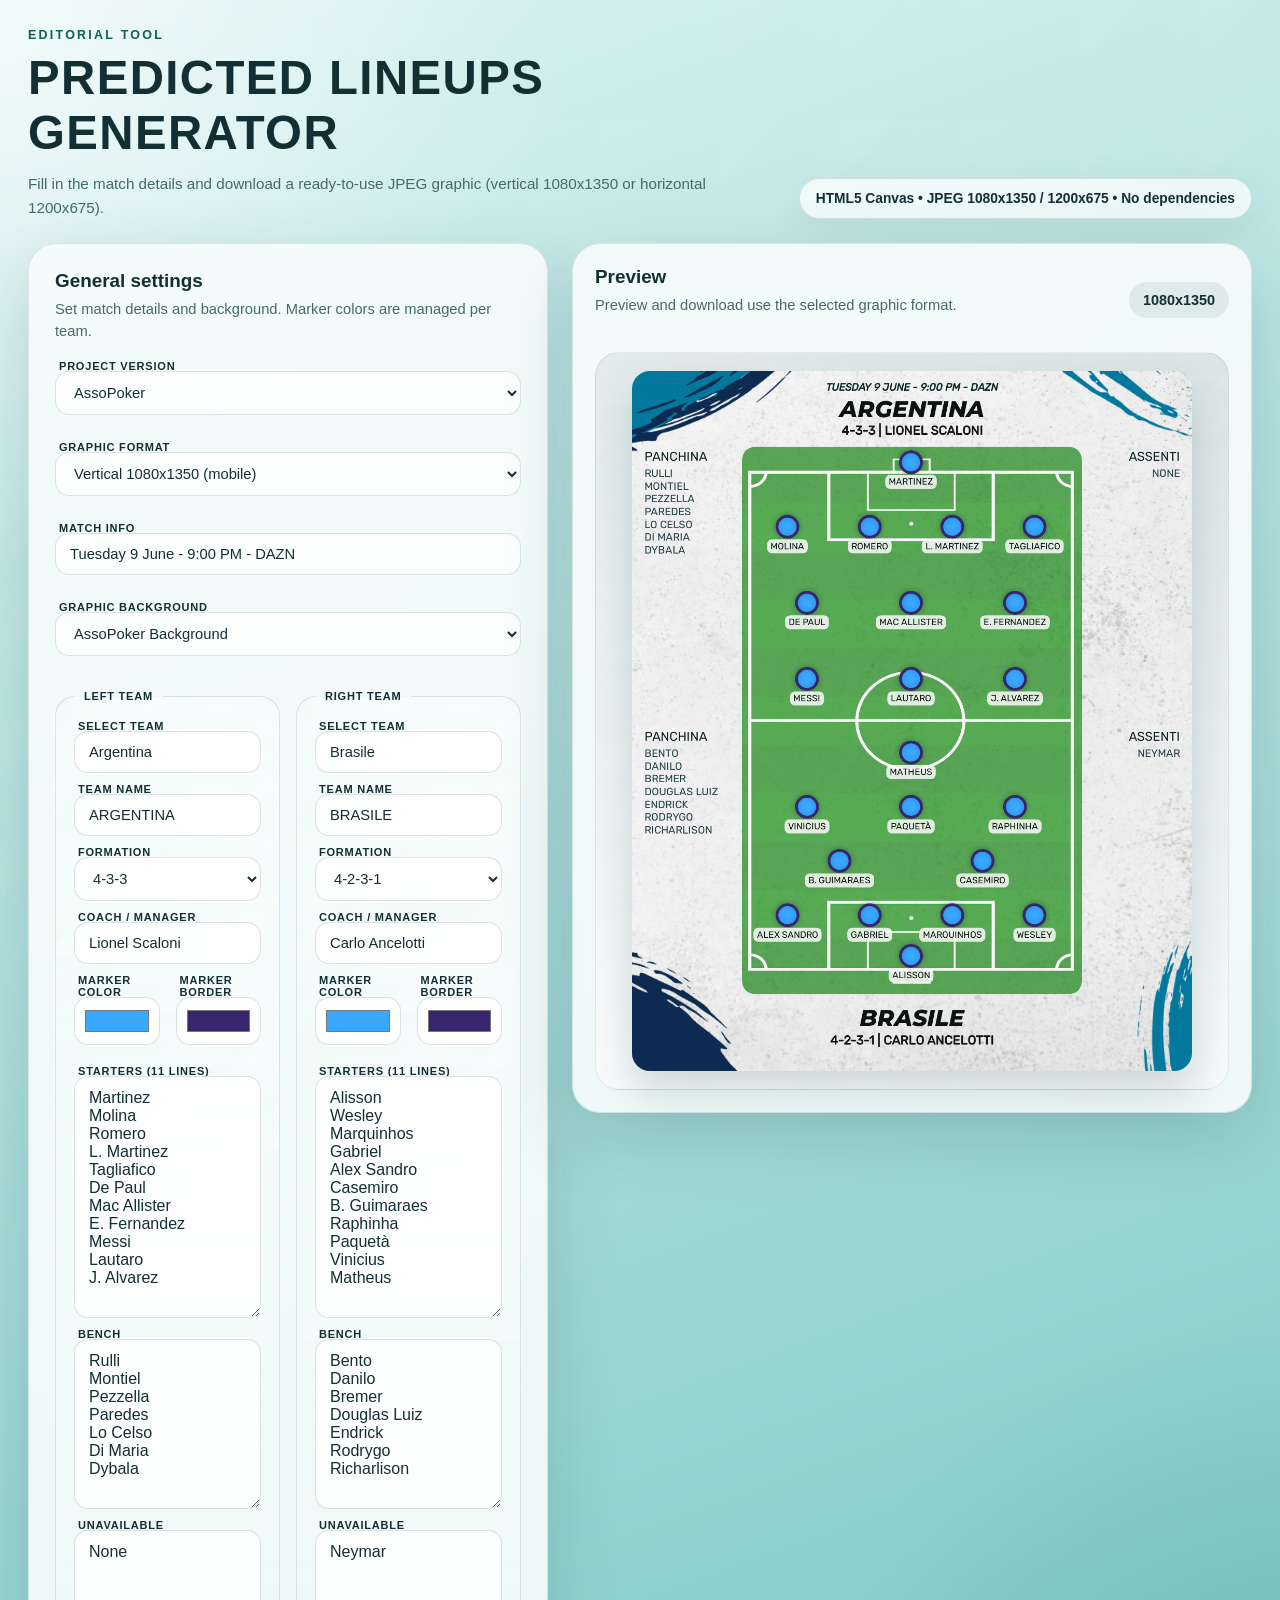
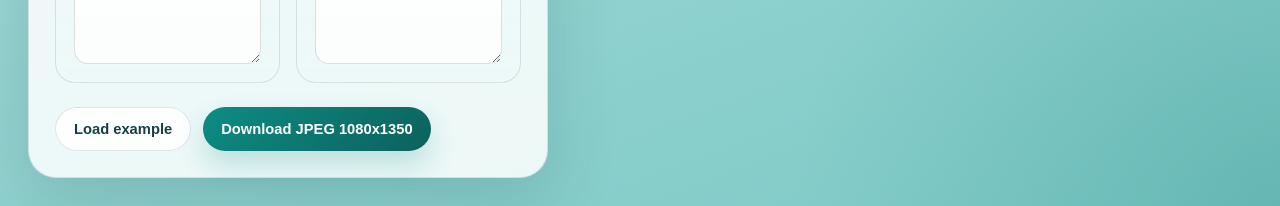
<file: index.html>
<!DOCTYPE html>
<html lang="en">
  <head>
    <meta charset="UTF-8" />
    <meta name="viewport" content="width=device-width, initial-scale=1.0" />
    <title>Lineup Generator</title>
    <link rel="stylesheet" href="style.css?v=20261013-1200" />
  </head>
  <body>
    <div class="page-shell">
      <header class="hero">
        <div>
          <p class="eyebrow" id="hero-eyebrow">Editorial tool</p>
          <h1 id="hero-title">Predicted lineups generator</h1>
          <p class="hero-copy" id="hero-copy">
            Fill in the match details and download a ready-to-use JPEG
            graphic (vertical 1080x1350 or horizontal 1200x675).
          </p>
        </div>
        <div class="hero-badge" id="hero-badge">HTML5 Canvas • JPEG 1080x1350 / 1200x675 • No dependencies</div>
      </header>

      <main class="layout">
        <section class="panel controls-panel">
          <form id="graphic-form">
            <div class="section-heading">
              <h2>General settings</h2>
              <p id="settings-copy">Set match details and background. Marker colors are managed per team.</p>
            </div>

            <div class="fields-grid">
              <label class="field field-wide">
                <span>Project version</span>
                <select id="project-theme" name="projectTheme">
                  <option value="assopoker">AssoPoker</option>
                  <option value="betfair">Betfair</option>
                </select>
              </label>

              <label class="field field-wide">
                <span>Graphic format</span>
                <select id="output-format" name="outputFormat">
                  <option value="vertical">Vertical 1080x1350 (mobile)</option>
                  <option value="horizontal">Horizontal 1200x675</option>
                </select>
              </label>

              <label class="field field-wide">
                <span>Match info</span>
                <input
                  id="match-info"
                  name="matchInfo"
                  type="text"
                  placeholder="Tuesday 9 June - 9:00 PM - DAZN"
                />
              </label>

              <label class="field field-wide">
                <span>Graphic background</span>
                <select id="background-theme" name="backgroundTheme"></select>
              </label>
            </div>

            <div class="team-grid">
              <fieldset class="team-card">
                <legend>Left team</legend>
                <label class="field">
                  <span>Select team</span>
                  <input
                    id="left-team-palette"
                    name="leftTeamPalette"
                    type="text"
                    list="team-palette-options"
                    placeholder="Search a team from the database"
                    autocomplete="off"
                  />
                </label>

                <label class="field">
                  <span>Team name</span>
                  <input id="left-team-name" name="leftTeamName" type="text" placeholder="ARGENTINA" />
                </label>

                <label class="field">
                  <span>Formation</span>
                  <select id="left-formation" name="leftFormation"></select>
                </label>

                <label class="field">
                  <span>Coach / manager</span>
                  <input id="left-coach" name="leftCoach" type="text" placeholder="Lionel Scaloni" />
                </label>

                <div class="fields-grid team-colors-grid">
                  <label class="field color-field">
                    <span>Marker color</span>
                    <input id="left-marker-color" name="leftMarkerColor" type="color" value="#3aa8ff" />
                  </label>

                  <label class="field color-field">
                    <span>Marker border</span>
                    <input id="left-marker-border-color" name="leftMarkerBorderColor" type="color" value="#37256d" />
                  </label>
                </div>

                <label class="field">
                  <span>Starters (11 lines)</span>
                  <textarea
                    id="left-starters"
                    name="leftStarters"
                    rows="12"
                    placeholder="One player per line"
                  ></textarea>
                </label>

                <label class="field">
                  <span>Bench</span>
                  <textarea
                    id="left-bench"
                    name="leftBench"
                    rows="8"
                    placeholder="One player per line"
                  ></textarea>
                </label>

                <label class="field">
                  <span>Unavailable</span>
                  <textarea
                    id="left-missing"
                    name="leftMissing"
                    rows="6"
                    placeholder="One player per line"
                  ></textarea>
                </label>
              </fieldset>

              <fieldset class="team-card">
                <legend>Right team</legend>
                <label class="field">
                  <span>Select team</span>
                  <input
                    id="right-team-palette"
                    name="rightTeamPalette"
                    type="text"
                    list="team-palette-options"
                    placeholder="Search a team from the database"
                    autocomplete="off"
                  />
                </label>

                <label class="field">
                  <span>Team name</span>
                  <input id="right-team-name" name="rightTeamName" type="text" placeholder="BRASILE" />
                </label>

                <label class="field">
                  <span>Formation</span>
                  <select id="right-formation" name="rightFormation"></select>
                </label>

                <label class="field">
                  <span>Coach / manager</span>
                  <input id="right-coach" name="rightCoach" type="text" placeholder="Carlo Ancelotti" />
                </label>

                <div class="fields-grid team-colors-grid">
                  <label class="field color-field">
                    <span>Marker color</span>
                    <input id="right-marker-color" name="rightMarkerColor" type="color" value="#3aa8ff" />
                  </label>

                  <label class="field color-field">
                    <span>Marker border</span>
                    <input id="right-marker-border-color" name="rightMarkerBorderColor" type="color" value="#37256d" />
                  </label>
                </div>

                <label class="field">
                  <span>Starters (11 lines)</span>
                  <textarea
                    id="right-starters"
                    name="rightStarters"
                    rows="12"
                    placeholder="One player per line"
                  ></textarea>
                </label>

                <label class="field">
                  <span>Bench</span>
                  <textarea
                    id="right-bench"
                    name="rightBench"
                    rows="8"
                    placeholder="One player per line"
                  ></textarea>
                </label>

                <label class="field">
                  <span>Unavailable</span>
                  <textarea
                    id="right-missing"
                    name="rightMissing"
                    rows="6"
                    placeholder="One player per line"
                  ></textarea>
                </label>
              </fieldset>
            </div>

            <div class="actions">
              <button type="button" id="load-example-btn" class="button ghost">Load example</button>
              <button type="button" id="download-btn" class="button primary" disabled>Download JPEG 1080x1350</button>
            </div>
          </form>
        </section>

        <section class="panel preview-panel">
          <div class="preview-header">
            <div>
              <h2>Preview</h2>
              <p id="preview-copy">Preview and download use the selected graphic format.</p>
            </div>
            <div class="preview-meta">
              <span id="preview-size-label">1080x1350</span>
            </div>
          </div>

          <div class="canvas-frame" data-orientation="vertical">
            <canvas id="graphic-canvas" width="1080" height="1350"></canvas>
          </div>
        </section>
      </main>
    </div>

    <datalist id="team-palette-options"></datalist>
    <script src="team-palette-data.js?v=20261013-1200"></script>
    <script src="script.js?v=20261013-1200"></script>
  </body>
</html>
</file>
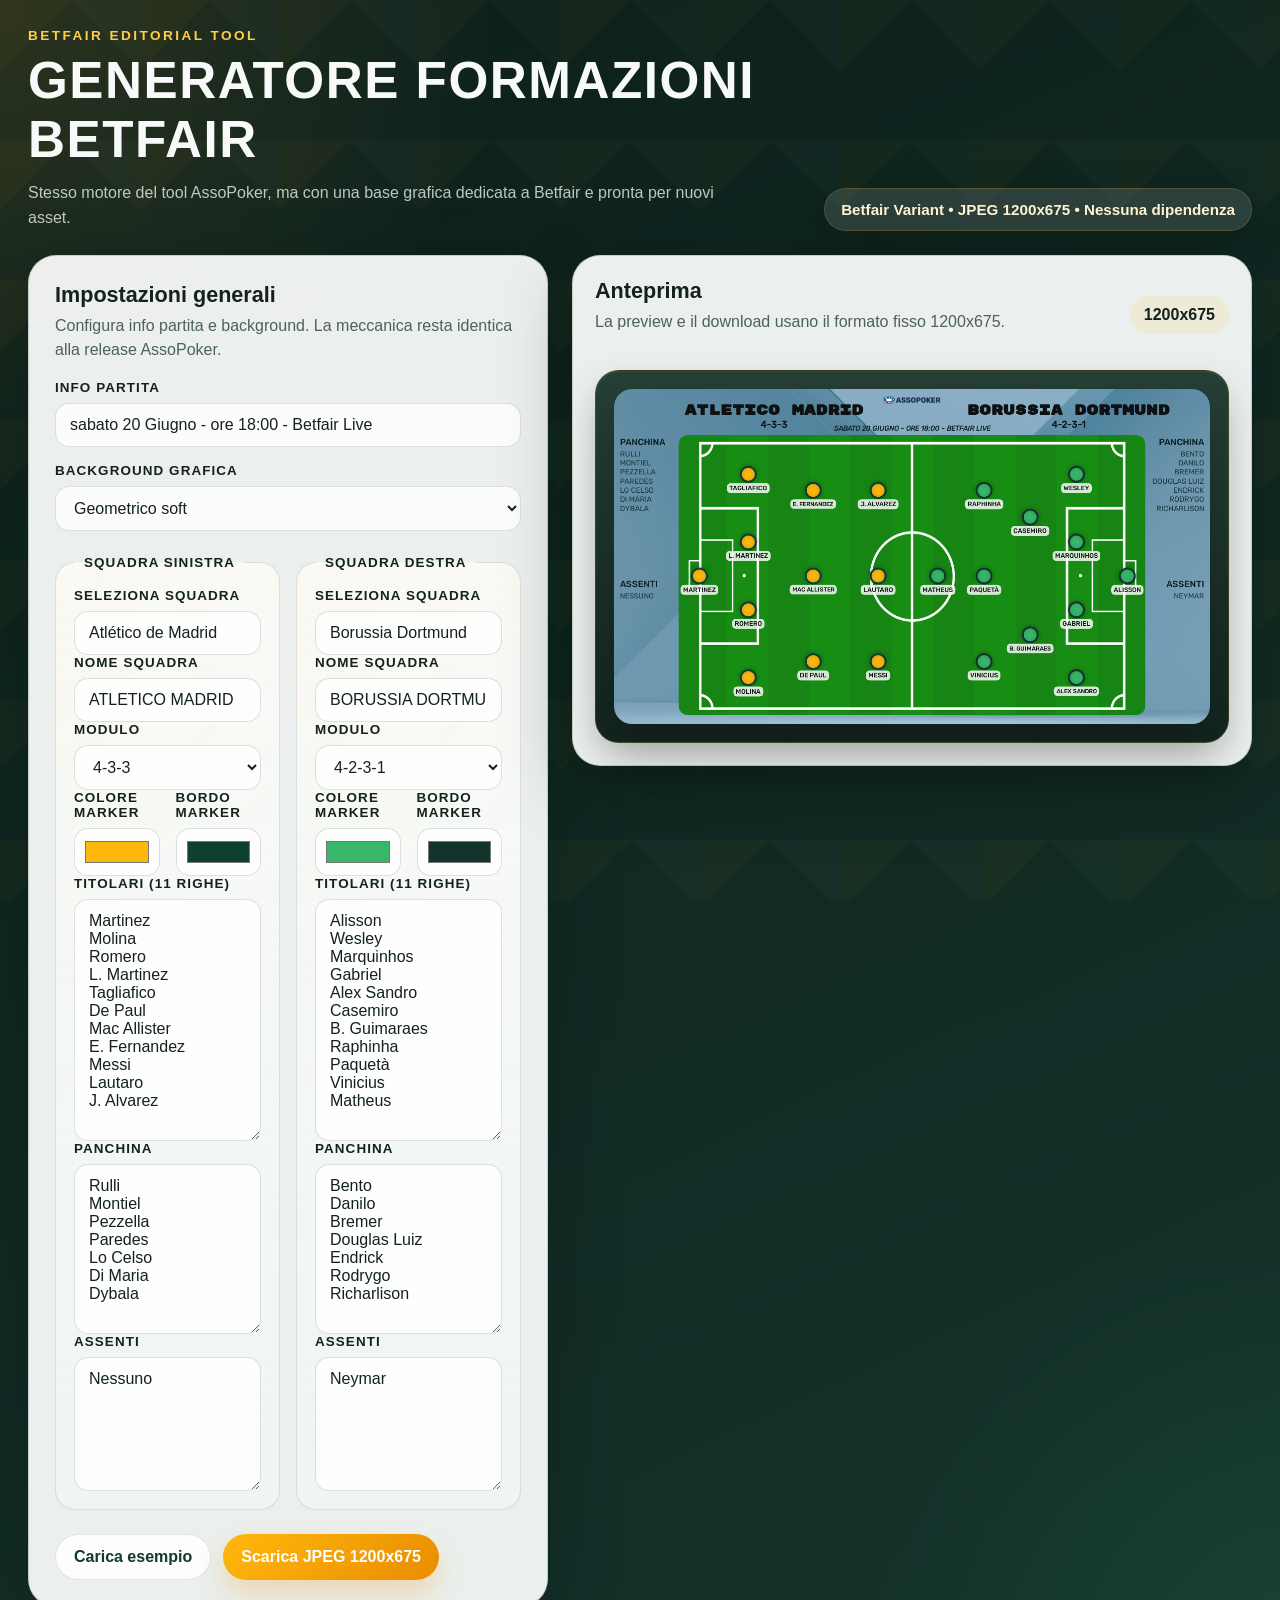
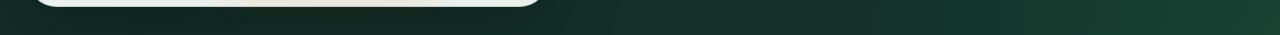
<file: betfair/index.html>
<!DOCTYPE html>
<html lang="it">
  <head>
    <meta charset="UTF-8" />
    <meta name="viewport" content="width=device-width, initial-scale=1.0" />
    <title>Betfair Formazioni Generator</title>
    <link rel="stylesheet" href="style.css?v=20260607-1805" />
  </head>
  <body>
    <div class="page-shell">
      <header class="hero">
        <div>
          <p class="eyebrow">Betfair Editorial Tool</p>
          <h1>Generatore formazioni Betfair</h1>
          <p class="hero-copy">
            Stesso motore del tool AssoPoker, ma con una base grafica
            dedicata a Betfair e pronta per nuovi asset.
          </p>
        </div>
        <div class="hero-badge">Betfair Variant • JPEG 1200x675 • Nessuna dipendenza</div>
      </header>

      <main class="layout">
        <section class="panel controls-panel">
          <form id="graphic-form">
            <div class="section-heading">
              <h2>Impostazioni generali</h2>
              <p>Configura info partita e background. La meccanica resta identica alla release AssoPoker.</p>
            </div>

            <div class="fields-grid">
              <label class="field field-wide">
                <span>Info partita</span>
                <input
                  id="match-info"
                  name="matchInfo"
                  type="text"
                  placeholder="martedì 9 Giugno - ore 21:00 - DAZN"
                />
              </label>

              <label class="field field-wide">
                <span>Background grafica</span>
                <select id="background-theme" name="backgroundTheme"></select>
              </label>
            </div>

            <div class="team-grid">
              <fieldset class="team-card">
                <legend>Squadra sinistra</legend>
                <label class="field">
                  <span>Seleziona squadra</span>
                  <input
                    id="left-team-palette"
                    name="leftTeamPalette"
                    type="text"
                    list="team-palette-options"
                    placeholder="Cerca una squadra dal database"
                    autocomplete="off"
                  />
                </label>

                <label class="field">
                  <span>Nome squadra</span>
                  <input id="left-team-name" name="leftTeamName" type="text" placeholder="ARGENTINA" />
                </label>

                <label class="field">
                  <span>Modulo</span>
                  <select id="left-formation" name="leftFormation"></select>
                </label>

                <div class="fields-grid team-colors-grid">
                  <label class="field color-field">
                    <span>Colore marker</span>
                    <input id="left-marker-color" name="leftMarkerColor" type="color" value="#3aa8ff" />
                  </label>

                  <label class="field color-field">
                    <span>Bordo marker</span>
                    <input id="left-marker-border-color" name="leftMarkerBorderColor" type="color" value="#37256d" />
                  </label>
                </div>

                <label class="field">
                  <span>Titolari (11 righe)</span>
                  <textarea
                    id="left-starters"
                    name="leftStarters"
                    rows="12"
                    placeholder="Un giocatore per riga"
                  ></textarea>
                </label>

                <label class="field">
                  <span>Panchina</span>
                  <textarea
                    id="left-bench"
                    name="leftBench"
                    rows="8"
                    placeholder="Un giocatore per riga"
                  ></textarea>
                </label>

                <label class="field">
                  <span>Assenti</span>
                  <textarea
                    id="left-missing"
                    name="leftMissing"
                    rows="6"
                    placeholder="Un giocatore per riga"
                  ></textarea>
                </label>
              </fieldset>

              <fieldset class="team-card">
                <legend>Squadra destra</legend>
                <label class="field">
                  <span>Seleziona squadra</span>
                  <input
                    id="right-team-palette"
                    name="rightTeamPalette"
                    type="text"
                    list="team-palette-options"
                    placeholder="Cerca una squadra dal database"
                    autocomplete="off"
                  />
                </label>

                <label class="field">
                  <span>Nome squadra</span>
                  <input id="right-team-name" name="rightTeamName" type="text" placeholder="BRASILE" />
                </label>

                <label class="field">
                  <span>Modulo</span>
                  <select id="right-formation" name="rightFormation"></select>
                </label>

                <div class="fields-grid team-colors-grid">
                  <label class="field color-field">
                    <span>Colore marker</span>
                    <input id="right-marker-color" name="rightMarkerColor" type="color" value="#3aa8ff" />
                  </label>

                  <label class="field color-field">
                    <span>Bordo marker</span>
                    <input id="right-marker-border-color" name="rightMarkerBorderColor" type="color" value="#37256d" />
                  </label>
                </div>

                <label class="field">
                  <span>Titolari (11 righe)</span>
                  <textarea
                    id="right-starters"
                    name="rightStarters"
                    rows="12"
                    placeholder="Un giocatore per riga"
                  ></textarea>
                </label>

                <label class="field">
                  <span>Panchina</span>
                  <textarea
                    id="right-bench"
                    name="rightBench"
                    rows="8"
                    placeholder="Un giocatore per riga"
                  ></textarea>
                </label>

                <label class="field">
                  <span>Assenti</span>
                  <textarea
                    id="right-missing"
                    name="rightMissing"
                    rows="6"
                    placeholder="Un giocatore per riga"
                  ></textarea>
                </label>
              </fieldset>
            </div>

            <div class="actions">
              <button type="button" id="load-example-btn" class="button ghost">Carica esempio</button>
              <button type="button" id="download-btn" class="button primary" disabled>Scarica JPEG 1200x675</button>
            </div>
          </form>
        </section>

        <section class="panel preview-panel">
          <div class="preview-header">
            <div>
              <h2>Anteprima</h2>
              <p>La preview e il download usano il formato fisso 1200x675.</p>
            </div>
            <div class="preview-meta">
              <span id="preview-size-label">1200x675</span>
            </div>
          </div>

          <div class="canvas-frame">
            <canvas id="graphic-canvas" width="1200" height="675"></canvas>
          </div>
        </section>
      </main>
    </div>

    <datalist id="team-palette-options"></datalist>
    <script src="../team-palette-data.js?v=20260607-1805"></script>
    <script src="script.js?v=20260607-1805"></script>
  </body>
</html>
</file>
<file: style.css>
:root {
  --bg-top: #d9f2f1;
  --bg-bottom: #7dc9c6;
  --panel-bg: rgba(248, 252, 252, 0.9);
  --panel-border: rgba(17, 55, 56, 0.12);
  --text-main: #132f33;
  --text-soft: #46696d;
  --accent: #0d8d84;
  --accent-dark: #0c615c;
  --button-dark: #153f44;
  --shadow: 0 24px 70px rgba(15, 55, 57, 0.16);
  --radius-xl: 28px;
  --radius-lg: 20px;
  --radius-md: 14px;
}

body[data-project-theme="betfair"] {
  --bg-top: #0d1f1b;
  --bg-bottom: #14332b;
  --panel-bg: rgba(245, 248, 246, 0.96);
  --panel-border: rgba(18, 45, 38, 0.18);
  --text-main: #13221d;
  --text-soft: #4b625a;
  --accent: #ffb80c;
  --accent-dark: #ea8c00;
  --button-dark: #10392f;
  --shadow: 0 24px 70px rgba(3, 14, 10, 0.28);
}

* {
  box-sizing: border-box;
}

body {
  margin: 0;
  min-height: 100vh;
  font-family: "Avenir Next", "Segoe UI", sans-serif;
  color: var(--text-main);
  background:
    radial-gradient(circle at top left, rgba(255, 255, 255, 0.65), transparent 26%),
    radial-gradient(circle at bottom right, rgba(14, 120, 116, 0.22), transparent 22%),
    linear-gradient(160deg, var(--bg-top), var(--bg-bottom));
}

body[data-project-theme="betfair"] {
  background:
    radial-gradient(circle at top left, rgba(255, 190, 50, 0.12), transparent 24%),
    radial-gradient(circle at bottom right, rgba(62, 176, 111, 0.12), transparent 20%),
    linear-gradient(155deg, var(--bg-top), var(--bg-bottom));
}

body::before {
  content: "";
  position: fixed;
  inset: 0;
  pointer-events: none;
  background-image:
    linear-gradient(135deg, rgba(255, 255, 255, 0.12) 25%, transparent 25%),
    linear-gradient(225deg, rgba(255, 255, 255, 0.08) 25%, transparent 25%);
  background-size: 120px 120px;
  opacity: 0.4;
}

body[data-project-theme="betfair"]::before {
  background-image:
    linear-gradient(135deg, rgba(255, 193, 7, 0.06) 25%, transparent 25%),
    linear-gradient(225deg, rgba(255, 255, 255, 0.04) 25%, transparent 25%);
  background-size: 140px 140px;
  opacity: 0.55;
}

.page-shell {
  position: relative;
  padding: 28px;
}

.hero {
  display: flex;
  justify-content: space-between;
  align-items: flex-end;
  gap: 20px;
  margin: 0 auto 24px;
  max-width: 1500px;
}

.eyebrow {
  margin: 0 0 8px;
  font-size: 0.78rem;
  font-weight: 700;
  letter-spacing: 0.18em;
  text-transform: uppercase;
  color: var(--accent-dark);
}

body[data-project-theme="betfair"] .eyebrow {
  color: #ffcc4d;
}

.hero h1 {
  margin: 0;
  font-family: Impact, "Arial Black", Arial, sans-serif;
  font-size: clamp(1.9rem, 3.7vw, 3.5rem);
  letter-spacing: 0.03em;
  text-transform: uppercase;
}

body[data-project-theme="betfair"] .hero h1 {
  color: #f7faf8;
}

.hero-copy {
  max-width: 720px;
  margin: 12px 0 0;
  font-size: 0.95rem;
  line-height: 1.55;
  color: var(--text-soft);
}

body[data-project-theme="betfair"] .hero-copy {
  color: rgba(237, 245, 241, 0.78);
}

.hero-badge {
  padding: 12px 16px;
  border: 1px solid rgba(19, 47, 51, 0.12);
  border-radius: 999px;
  background: rgba(255, 255, 255, 0.7);
  font-size: 0.86rem;
  font-weight: 700;
  white-space: nowrap;
  box-shadow: 0 12px 40px rgba(20, 62, 64, 0.08);
}

body[data-project-theme="betfair"] .hero-badge {
  border: 1px solid rgba(255, 184, 12, 0.18);
  background: rgba(255, 255, 255, 0.12);
  color: #fff5d2;
  box-shadow: 0 12px 40px rgba(0, 0, 0, 0.18);
}

.layout {
  display: grid;
  grid-template-columns: minmax(360px, 520px) 1fr;
  gap: 24px;
  align-items: start;
  max-width: 1500px;
  margin: 0 auto;
}

.panel {
  border: 1px solid var(--panel-border);
  border-radius: var(--radius-xl);
  background: var(--panel-bg);
  box-shadow: var(--shadow);
  backdrop-filter: blur(14px);
}

body[data-project-theme="betfair"] .panel {
  backdrop-filter: blur(10px);
}

.controls-panel {
  padding: 26px;
}

.preview-panel {
  padding: 22px;
}

.section-heading h2,
.preview-header h2 {
  margin: 0 0 6px;
  font-size: 1.18rem;
}

.section-heading p,
.preview-header p {
  margin: 0 0 18px;
  font-size: 0.92rem;
  color: var(--text-soft);
  line-height: 1.5;
}

.fields-grid,
.team-grid {
  display: grid;
  gap: 16px;
}

.fields-grid {
  grid-template-columns: repeat(2, minmax(0, 1fr));
  margin-bottom: 24px;
}

.team-colors-grid {
  margin-bottom: 10px;
}

.field-wide {
  grid-column: 1 / -1;
}

.field {
  display: flex;
  flex-direction: column;
  gap: 0;
  margin-bottom: 10px;
}

.field span,
.team-card legend {
  font-size: 0.69rem;
  font-weight: 800;
  letter-spacing: 0.07em;
  text-transform: uppercase;
}

.field span {
  text-align: left;
  padding-left: 4px;
  margin-bottom: -1px;
}

.field input,
.field select {
  width: 100%;
  border: 1px solid rgba(19, 47, 51, 0.14);
  border-radius: var(--radius-md);
  background: rgba(255, 255, 255, 0.82);
  color: var(--text-main);
  padding: 12px 14px;
  font: inherit;
  font-size: 0.92rem;
  transition: border-color 0.18s ease, box-shadow 0.18s ease, transform 0.18s ease;
}

.field textarea {
  width: 100%;
  border: 1px solid rgba(19, 47, 51, 0.14);
  border-radius: var(--radius-md);
  background: rgba(255, 255, 255, 0.82);
  color: var(--text-main);
  padding: 12px 14px;
  font: inherit;
  font-size: 1rem;
  transition: border-color 0.18s ease, box-shadow 0.18s ease, transform 0.18s ease;
  resize: vertical;
  min-height: 120px;
}

.field input:focus,
.field textarea:focus,
.field select:focus {
  outline: none;
  border-color: rgba(13, 141, 132, 0.55);
  box-shadow: 0 0 0 4px rgba(13, 141, 132, 0.15);
}

.color-field input {
  min-height: 48px;
  padding: 8px;
}

.team-grid {
  grid-template-columns: repeat(2, minmax(0, 1fr));
}

.team-card {
  margin: 0;
  min-width: 0;
  padding: 18px;
  border: 1px solid rgba(19, 47, 51, 0.12);
  border-radius: var(--radius-lg);
  background:
    linear-gradient(180deg, rgba(255, 255, 255, 0.68), rgba(238, 248, 248, 0.82)),
    linear-gradient(135deg, rgba(81, 205, 177, 0.12), transparent 55%);
}

.team-card .field:last-child {
  margin-bottom: 0;
}

body[data-project-theme="betfair"] .team-card {
  background:
    linear-gradient(180deg, rgba(255, 255, 255, 0.72), rgba(239, 245, 241, 0.96)),
    linear-gradient(135deg, rgba(255, 184, 12, 0.12), transparent 52%);
}

.team-card legend {
  padding: 0 10px;
}

.actions {
  display: flex;
  flex-wrap: wrap;
  gap: 12px;
  margin-top: 24px;
}

.button {
  display: inline-flex;
  align-items: center;
  justify-content: center;
  border: none;
  border-radius: 999px;
  padding: 13px 18px;
  font: inherit;
  font-size: 0.92rem;
  font-weight: 800;
  cursor: pointer;
  text-decoration: none;
  transition: transform 0.18s ease, opacity 0.18s ease, box-shadow 0.18s ease;
}

.button:hover:not(:disabled):not(.button-disabled) {
  transform: translateY(-1px);
}

.button:disabled {
  cursor: not-allowed;
  opacity: 0.55;
}

.button.primary {
  color: #fff;
  background: linear-gradient(135deg, var(--accent), var(--accent-dark));
  box-shadow: 0 14px 28px rgba(13, 141, 132, 0.22);
}

body[data-project-theme="betfair"] .button.primary {
  box-shadow: 0 14px 28px rgba(234, 140, 0, 0.24);
}

.button.secondary {
  color: #fff;
  background: linear-gradient(135deg, #245f74, #163746);
}

.button.ghost {
  color: var(--button-dark);
  background: rgba(255, 255, 255, 0.88);
  border: 1px solid rgba(19, 47, 51, 0.12);
}

.preview-header {
  display: flex;
  justify-content: space-between;
  gap: 12px;
  align-items: center;
  margin-bottom: 18px;
}

.preview-meta {
  display: inline-flex;
  align-items: center;
  gap: 8px;
  padding: 10px 14px;
  border-radius: 999px;
  background: rgba(9, 65, 72, 0.08);
  font-size: 0.9rem;
  font-weight: 800;
}

body[data-project-theme="betfair"] .preview-meta {
  background: rgba(255, 184, 12, 0.1);
}

.canvas-frame {
  padding: 18px;
  border-radius: 24px;
  background:
    linear-gradient(180deg, rgba(7, 45, 51, 0.08), rgba(255, 255, 255, 0.72)),
    linear-gradient(135deg, rgba(255, 255, 255, 0.22), rgba(5, 40, 48, 0.06));
  border: 1px solid rgba(19, 47, 51, 0.08);
}

body[data-project-theme="betfair"] .canvas-frame {
  background:
    linear-gradient(180deg, rgba(16, 44, 35, 0.9), rgba(10, 28, 22, 0.96)),
    radial-gradient(circle at top, rgba(255, 184, 12, 0.1), transparent 32%);
  border: 1px solid rgba(255, 184, 12, 0.14);
  box-shadow:
    inset 0 1px 0 rgba(255, 255, 255, 0.06),
    0 16px 36px rgba(0, 0, 0, 0.18);
}

canvas {
  display: block;
  width: 100%;
  height: auto;
  border-radius: 18px;
  background: #bfeae8;
  box-shadow: 0 20px 40px rgba(10, 56, 62, 0.18);
}

.canvas-frame[data-orientation="vertical"] canvas {
  max-width: 560px;
  margin: 0 auto;
}

body[data-project-theme="betfair"] canvas {
  background: #0d241e;
  box-shadow: 0 20px 40px rgba(0, 0, 0, 0.22);
}

@media (max-width: 1180px) {
  .layout {
    grid-template-columns: 1fr;
  }

  .team-grid {
    grid-template-columns: 1fr;
  }
}

@media (max-width: 760px) {
  .page-shell {
    padding: 16px;
  }

  .hero {
    flex-direction: column;
    align-items: flex-start;
  }

  .fields-grid {
    grid-template-columns: 1fr;
  }

  .preview-header {
    flex-direction: column;
    align-items: flex-start;
  }
}
</file>
<file: betfair/style.css>
:root {
  --bg-top: #0d1f1b;
  --bg-bottom: #14332b;
  --panel-bg: rgba(245, 248, 246, 0.96);
  --panel-border: rgba(18, 45, 38, 0.18);
  --text-main: #13221d;
  --text-soft: #4b625a;
  --accent: #ffb80c;
  --accent-dark: #ea8c00;
  --button-dark: #10392f;
  --shadow: 0 24px 70px rgba(3, 14, 10, 0.28);
  --radius-xl: 28px;
  --radius-lg: 20px;
  --radius-md: 14px;
}

* {
  box-sizing: border-box;
}

body {
  margin: 0;
  min-height: 100vh;
  font-family: "Avenir Next", "Segoe UI", sans-serif;
  color: var(--text-main);
  background:
    radial-gradient(circle at top left, rgba(255, 190, 50, 0.12), transparent 24%),
    radial-gradient(circle at bottom right, rgba(62, 176, 111, 0.12), transparent 20%),
    linear-gradient(155deg, var(--bg-top), var(--bg-bottom));
}

body::before {
  content: "";
  position: fixed;
  inset: 0;
  pointer-events: none;
  background-image:
    linear-gradient(135deg, rgba(255, 193, 7, 0.06) 25%, transparent 25%),
    linear-gradient(225deg, rgba(255, 255, 255, 0.04) 25%, transparent 25%);
  background-size: 140px 140px;
  opacity: 0.55;
}

.page-shell {
  position: relative;
  padding: 28px;
}

.hero {
  display: flex;
  justify-content: space-between;
  align-items: flex-end;
  gap: 20px;
  margin: 0 auto 24px;
  max-width: 1500px;
}

.eyebrow {
  margin: 0 0 8px;
  font-size: 0.85rem;
  font-weight: 700;
  letter-spacing: 0.18em;
  text-transform: uppercase;
  color: #ffcc4d;
}

.hero h1 {
  margin: 0;
  font-family: Impact, "Arial Black", Arial, sans-serif;
  font-size: clamp(2.1rem, 4vw, 4rem);
  letter-spacing: 0.03em;
  text-transform: uppercase;
  color: #f7faf8;
}

.hero-copy {
  max-width: 720px;
  margin: 12px 0 0;
  line-height: 1.55;
  color: rgba(237, 245, 241, 0.78);
}

.hero-badge {
  padding: 12px 16px;
  border: 1px solid rgba(255, 184, 12, 0.18);
  border-radius: 999px;
  background: rgba(255, 255, 255, 0.12);
  font-size: 0.95rem;
  font-weight: 700;
  white-space: nowrap;
  color: #fff5d2;
  box-shadow: 0 12px 40px rgba(0, 0, 0, 0.18);
}

.layout {
  display: grid;
  grid-template-columns: minmax(360px, 520px) 1fr;
  gap: 24px;
  align-items: start;
  max-width: 1500px;
  margin: 0 auto;
}

.panel {
  border: 1px solid var(--panel-border);
  border-radius: var(--radius-xl);
  background: var(--panel-bg);
  box-shadow: var(--shadow);
  backdrop-filter: blur(10px);
}

.controls-panel {
  padding: 26px;
}

.preview-panel {
  padding: 22px;
}

.section-heading h2,
.preview-header h2 {
  margin: 0 0 6px;
  font-size: 1.35rem;
}

.section-heading p,
.preview-header p {
  margin: 0 0 18px;
  color: var(--text-soft);
  line-height: 1.5;
}

.fields-grid,
.team-grid {
  display: grid;
  gap: 16px;
}

.fields-grid {
  grid-template-columns: repeat(2, minmax(0, 1fr));
  margin-bottom: 24px;
}

.team-colors-grid {
  margin-bottom: 0;
}

.field-wide {
  grid-column: 1 / -1;
}

.field {
  display: flex;
  flex-direction: column;
  gap: 8px;
}

.field span,
.team-card legend {
  font-size: 0.84rem;
  font-weight: 800;
  letter-spacing: 0.08em;
  text-transform: uppercase;
}

.field input,
.field textarea,
.field select {
  width: 100%;
  border: 1px solid rgba(19, 47, 51, 0.14);
  border-radius: var(--radius-md);
  background: rgba(255, 255, 255, 0.82);
  color: var(--text-main);
  padding: 12px 14px;
  font: inherit;
  transition: border-color 0.18s ease, box-shadow 0.18s ease, transform 0.18s ease;
}

.field textarea {
  resize: vertical;
  min-height: 120px;
}

.field input:focus,
.field textarea:focus,
.field select:focus {
  outline: none;
  border-color: rgba(13, 141, 132, 0.55);
  box-shadow: 0 0 0 4px rgba(13, 141, 132, 0.15);
}

.color-field input {
  min-height: 48px;
  padding: 8px;
}

.team-grid {
  grid-template-columns: repeat(2, minmax(0, 1fr));
}

.team-card {
  margin: 0;
  min-width: 0;
  padding: 18px;
  border: 1px solid rgba(19, 47, 51, 0.12);
  border-radius: var(--radius-lg);
  background:
    linear-gradient(180deg, rgba(255, 255, 255, 0.72), rgba(239, 245, 241, 0.96)),
    linear-gradient(135deg, rgba(255, 184, 12, 0.12), transparent 52%);
}

.team-card legend {
  padding: 0 10px;
}

.actions {
  display: flex;
  flex-wrap: wrap;
  gap: 12px;
  margin-top: 24px;
}

.button {
  display: inline-flex;
  align-items: center;
  justify-content: center;
  border: none;
  border-radius: 999px;
  padding: 13px 18px;
  font: inherit;
  font-weight: 800;
  cursor: pointer;
  text-decoration: none;
  transition: transform 0.18s ease, opacity 0.18s ease, box-shadow 0.18s ease;
}

.button:hover:not(:disabled):not(.button-disabled) {
  transform: translateY(-1px);
}

.button:disabled {
  cursor: not-allowed;
  opacity: 0.55;
}

.button.primary {
  color: #fff;
  background: linear-gradient(135deg, var(--accent), var(--accent-dark));
  box-shadow: 0 14px 28px rgba(234, 140, 0, 0.24);
}

.button.secondary {
  color: #fff;
  background: linear-gradient(135deg, #245f74, #163746);
}

.button.ghost {
  color: var(--button-dark);
  background: rgba(255, 255, 255, 0.88);
  border: 1px solid rgba(19, 47, 51, 0.12);
}

.preview-header {
  display: flex;
  justify-content: space-between;
  gap: 12px;
  align-items: center;
  margin-bottom: 18px;
}

.preview-meta {
  display: inline-flex;
  align-items: center;
  gap: 8px;
  padding: 10px 14px;
  border-radius: 999px;
  background: rgba(255, 184, 12, 0.1);
  font-weight: 800;
}

.canvas-frame {
  padding: 18px;
  border-radius: 24px;
  background:
    linear-gradient(180deg, rgba(16, 44, 35, 0.9), rgba(10, 28, 22, 0.96)),
    radial-gradient(circle at top, rgba(255, 184, 12, 0.1), transparent 32%);
  border: 1px solid rgba(255, 184, 12, 0.14);
  box-shadow:
    inset 0 1px 0 rgba(255, 255, 255, 0.06),
    0 16px 36px rgba(0, 0, 0, 0.18);
}

canvas {
  display: block;
  width: 100%;
  height: auto;
  border-radius: 18px;
  background: #0d241e;
  box-shadow: 0 20px 40px rgba(0, 0, 0, 0.22);
}

@media (max-width: 1180px) {
  .layout {
    grid-template-columns: 1fr;
  }

  .team-grid {
    grid-template-columns: 1fr;
  }
}

@media (max-width: 760px) {
  .page-shell {
    padding: 16px;
  }

  .hero {
    flex-direction: column;
    align-items: flex-start;
  }

  .fields-grid {
    grid-template-columns: 1fr;
  }

  .preview-header {
    flex-direction: column;
    align-items: flex-start;
  }
}
</file>
